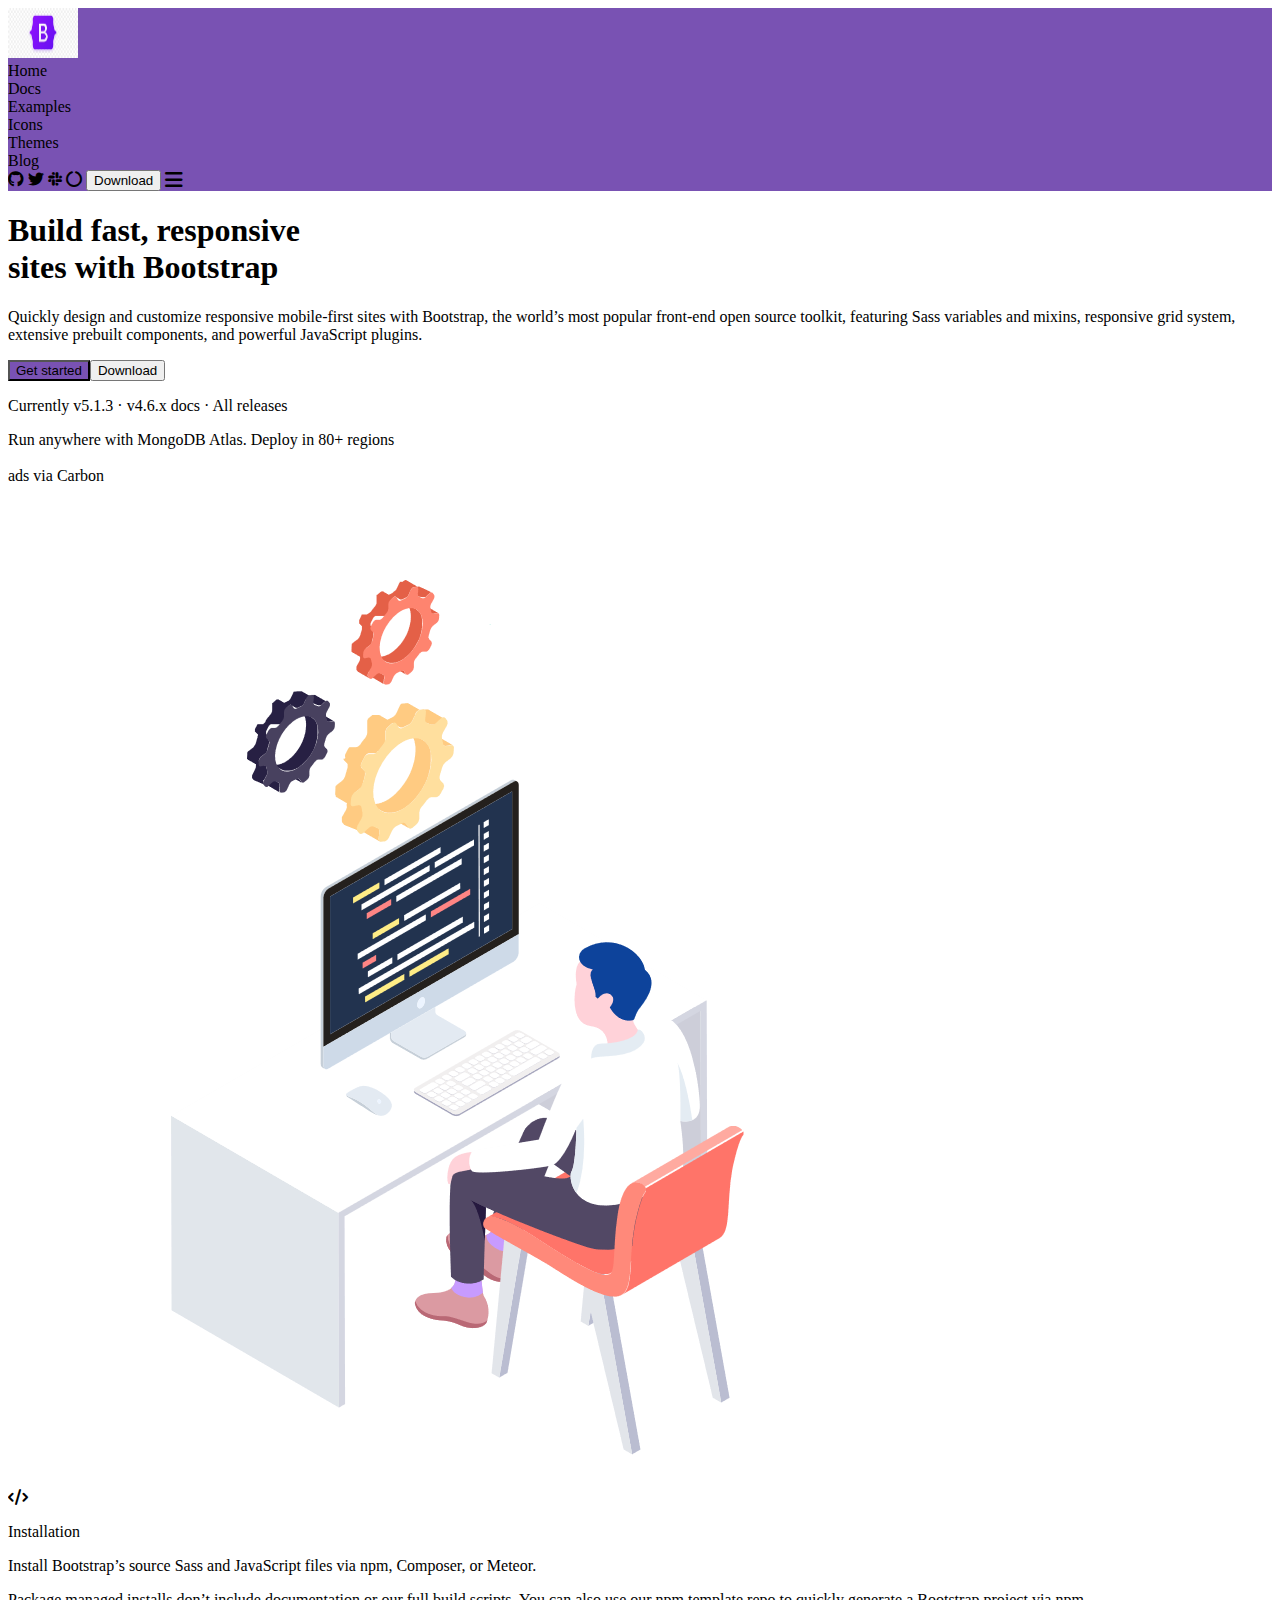
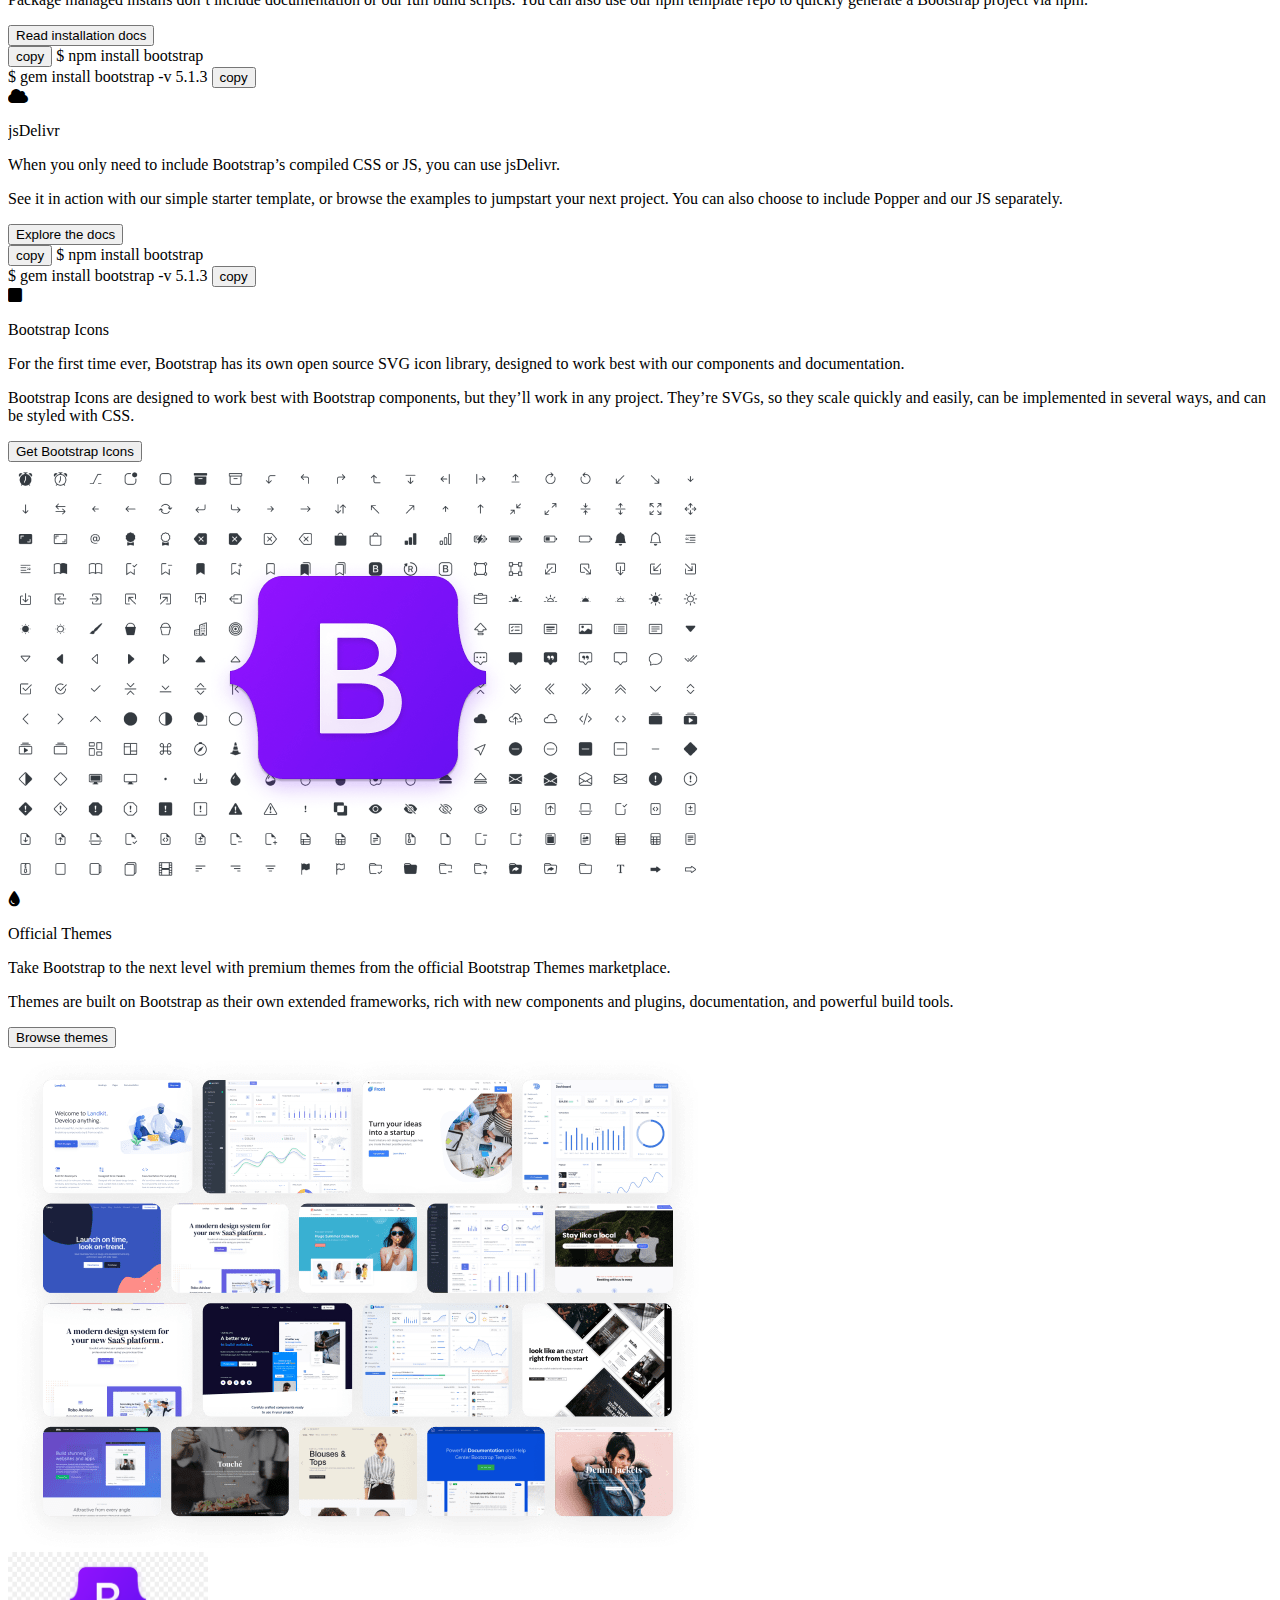
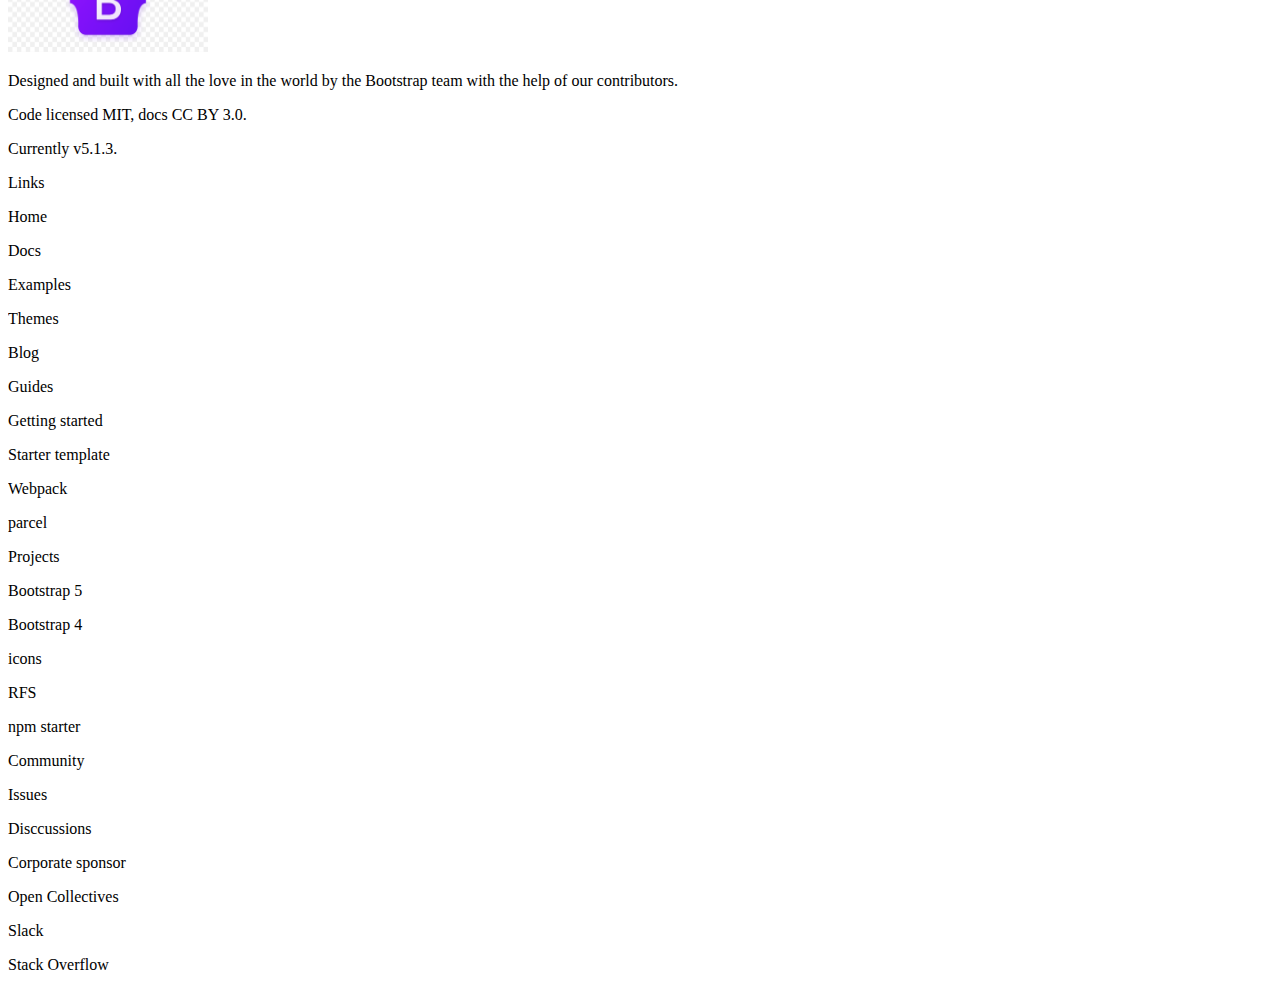
<file: Bootstrap website clone/index.html>
<!DOCTYPE html>
<html lang="en">
<head>
    <meta charset="UTF-8">
    <meta http-equiv="X-UA-Compatible" content="IE=edge">
    <meta name="viewport" content="width=device-width, initial-scale=1.0">
    <link href="https://cdn.jsdelivr.net/npm/bootstrap@5.0.2/dist/css/bootstrap.min.css" rel="stylesheet" integrity="sha384-EVSTQN3/azprG1Anm3QDgpJLIm9Nao0Yz1ztcQTwFspd3yD65VohhpuuCOmLASjC" crossorigin="anonymous">
    <link rel="stylesheet" href="https://cdnjs.cloudflare.com/ajax/libs/font-awesome/6.0.0/css/all.min.css" integrity="sha512-9usAa10IRO0HhonpyAIVpjrylPvoDwiPUiKdWk5t3PyolY1cOd4DSE0Ga+ri4AuTroPR5aQvXU9xC6qOPnzFeg==" crossorigin="anonymous" referrerpolicy="no-referrer" />
    <title>Bootstrap homepage clone</title>

</head>
<body>
    <div class="container-fluid bg-white p-0 m-0" style="overflow-x: hidden;" > 
        <div class="d-flex justify-content-between align-items-center pt-3 pb-3 px-5 text-white" style="background-color: rgb(121, 82, 179);" >
            <div class="d-flex justify-content-between align-items-center mg-0">
                <img src="3801770-middle.png" class="p-1" alt="" height="50px" width="70px">
                <div class="p-2 d-none d-md-block">Home</div>
                <div class="p-2 d-none d-md-block">Docs</div>
                <div class="p-2 d-none d-md-block">Examples</div>
                <div class="p-2 d-none d-md-block">Icons</div>
                <div class="p-2 d-none d-md-block">Themes</div>
                <div class="p-2 d-none d-md-block">Blog</div>
            </div>
            <div class="d-flex justify-content-between align-items-center pl-2">
                <i class="fab fa-github p-2 d-none d-md-block"></i>
                <i class="fab fa-twitter p-2 d-none d-md-block"></i>
                <i class="fab fa-slack p-2 d-none d-md-block"></i>
                <i class="fa fa-circle-notch p-2 d-none d-md-block"></i>
                <button type="button" class="btn btn-outline-warning m-2 d-none d-md-block">Download</button>
                <i class="fa fa-bars fa-lg p-2 d-md-none"></i>
            </div>
        </div>
        <div class="row pt-5 px-5 text-center text-lg-start">
            <div class="col-lg-8 p-5 hero">
               <h1 class="fs-1">Build fast, responsive <br> sites with Bootstrap</h1>
               <p class="fs-3">Quickly design and customize responsive mobile-first sites with Bootstrap, the world’s most popular front-end open source toolkit, featuring Sass variables and mixins, responsive grid system, extensive prebuilt components, and powerful JavaScript plugins.</p>
               <button class="btn btn-primary active btn-lg " style="background-color: rgb(121, 82, 179);">Get started</button><button class="btn btn-lg btn-outline-secondary m-3">Download</button>
               <p>Currently v5.1.3 · v4.6.x docs · All releases</p>
               <div class="btn text-align-right bg-secondary " disable>Run anywhere with MongoDB Atlas. Deploy in 80+ regions <br><br>ads via Carbon</div>
             </div>
            <div class="col-lg-4">
                <img src="illustration.png" class="img-fluid" alt="">
            </div>
        </div>
        <div class="row pt-3 px-5 text-center text-lg-start">
            <div class="col-lg-5 p-5">
                <i class="btn btn-success btn-lg text-light fa fa-code"></i>
                <p class="fs-1 fw-1">Installation</p>
                <p class="fs-4">Install Bootstrap’s source Sass and JavaScript files via npm, Composer, or Meteor.</p>
                <p>Package managed installs don’t include documentation or our full build scripts. You can also use our npm template repo to quickly generate a Bootstrap project via npm.</p>
                <button class="btn btn-lg btn-outline-primary">Read installation docs</button>
            </div>
            <div class="col-lg-7">
                <div class="bg-light m-5 p-4">
                    <button class="btn btn-outline-primary r-0">copy</button>
                    $ npm install bootstrap

                </div>
                <div class="bg-light p-4 m-5">
                    $ gem install bootstrap -v 5.1.3
                    <button class="btn btn-outline-primary r-0">copy</button>
                </div>
            </div>
        </div>
        <div class="row pt-3 px-5 text-center text-lg-start">
            <div class="col-lg-5 p-5">
                <i class="btn btn-success btn-lg text-light fa fa-cloud"></i>
                <p class="fs-1 fw-1">jsDelivr</p>
                <p class="fs-4">When you only need to include Bootstrap’s compiled CSS or JS, you can use jsDelivr.</p>
                <p>See it in action with our simple starter template, or browse the examples to jumpstart your next project. You can also choose to include Popper and our JS separately.</p>
                <button class="btn btn-lg btn-outline-primary">Explore the docs</button>
            </div>
            <div class="col-lg-7">
                <div class="bg-light m-5 p-4">
                    <button class="btn btn-outline-primary r-0">copy</button>
                    $ npm install bootstrap

                </div>
                <div class="bg-light p-4 m-5">
                    $ gem install bootstrap -v 5.1.3
                    <button class="btn btn-outline-primary r-0">copy</button>
                    
                </div>
            </div>
        </div>
        <div class="row pt-3 px-5 text-center text-lg-start">
            <div class="col-lg-5 p-5">
                <i class="btn btn-success btn-lg text-light fa fa-square"></i>
                <p class="fs-1 fw-1">Bootstrap Icons</p>
                <p class="fs-4">For the first time ever, Bootstrap has its own open source SVG icon library, designed to work best with our components and documentation.</p>
                <p>Bootstrap Icons are designed to work best with Bootstrap components, but they’ll work in any project. They’re SVGs, so they scale quickly and easily, can be implemented in several ways, and can be styled with CSS.</p>
                <button class="btn btn-lg btn-outline-primary">Get Bootstrap Icons</button>
            </div>
            <div class="col-lg-7 p-5">
                <img src="bootstrap-icons.png" class="img-fluid" alt="">
            </div>
        </div>
        <div class="row p-5 text-center text-lg-start">
            <div class="col-lg-5 p-5">
                <i class="btn btn-danger btn-lg text-light fa fa-tint"></i>
                <p class="fs-1 fw-1">Official Themes</p>
                <p class="fs-4">Take Bootstrap to the next level with premium themes from the official Bootstrap Themes marketplace.</p>
                <p>Themes are built on Bootstrap as their own extended frameworks, rich with new components and plugins, documentation, and powerful build tools.</p>
                <button class="btn btn-lg btn-outline-primary">Browse themes</button>
            </div>
            <div class="col-lg-7 p-5 ">
                <img src="bootstrap-themes.png" class="img-fluid" alt="">
            </div>
        </div>
        <footer class="p-5 m-0 bg-light text-center text-lg-start">
            <div class="row p-5 bg-light ">
                <div class="col-lg-4">
                    <img src="3801770-middle.png" alt="" width="200px" height="100px">
                    <P>Designed and built with all the love in the world by the Bootstrap team with the help of our contributors.</P>
                    <P>Code licensed MIT, docs CC BY 3.0.</P>
                    <P>Currently v5.1.3.</P>
                </div>
                <div class="col-6 col-lg-2">
                    <p class="h5">Links</p>
                    <p>Home</p>
                    <p>Docs</p>
                    <p>Examples</p>
                    <p>Themes</p>
                    <p>Blog</p>
                </div>
                <div class="col-6 col-lg-2">
                    <p class="h5">Guides</p>
                    <p>Getting started</p>
                    <p>Starter template</p>
                    <p>Webpack</p>
                    <p>parcel</p>
                </div>
                <div class="col-6 col-lg-2">
                    <p class="h5">Projects</p>
                    <p>Bootstrap 5</p>
                    <p>Bootstrap 4</p>
                    <p>icons</p>
                    <p>RFS</p>
                    <p>npm starter</p>
                </div>
                <div class="col-6 col-lg-2">
                    <p class="h5">Community</p>
                    <p>Issues</p>
                    <p>Disccussions</p>
                    <p>Corporate sponsor</p>
                    <p>Open Collectives</p>
                    <p>Slack</p>
                    <p>Stack Overflow</p>
                </div>
            </div>
        </footer>
    </div>
</body>
</html>
</file>
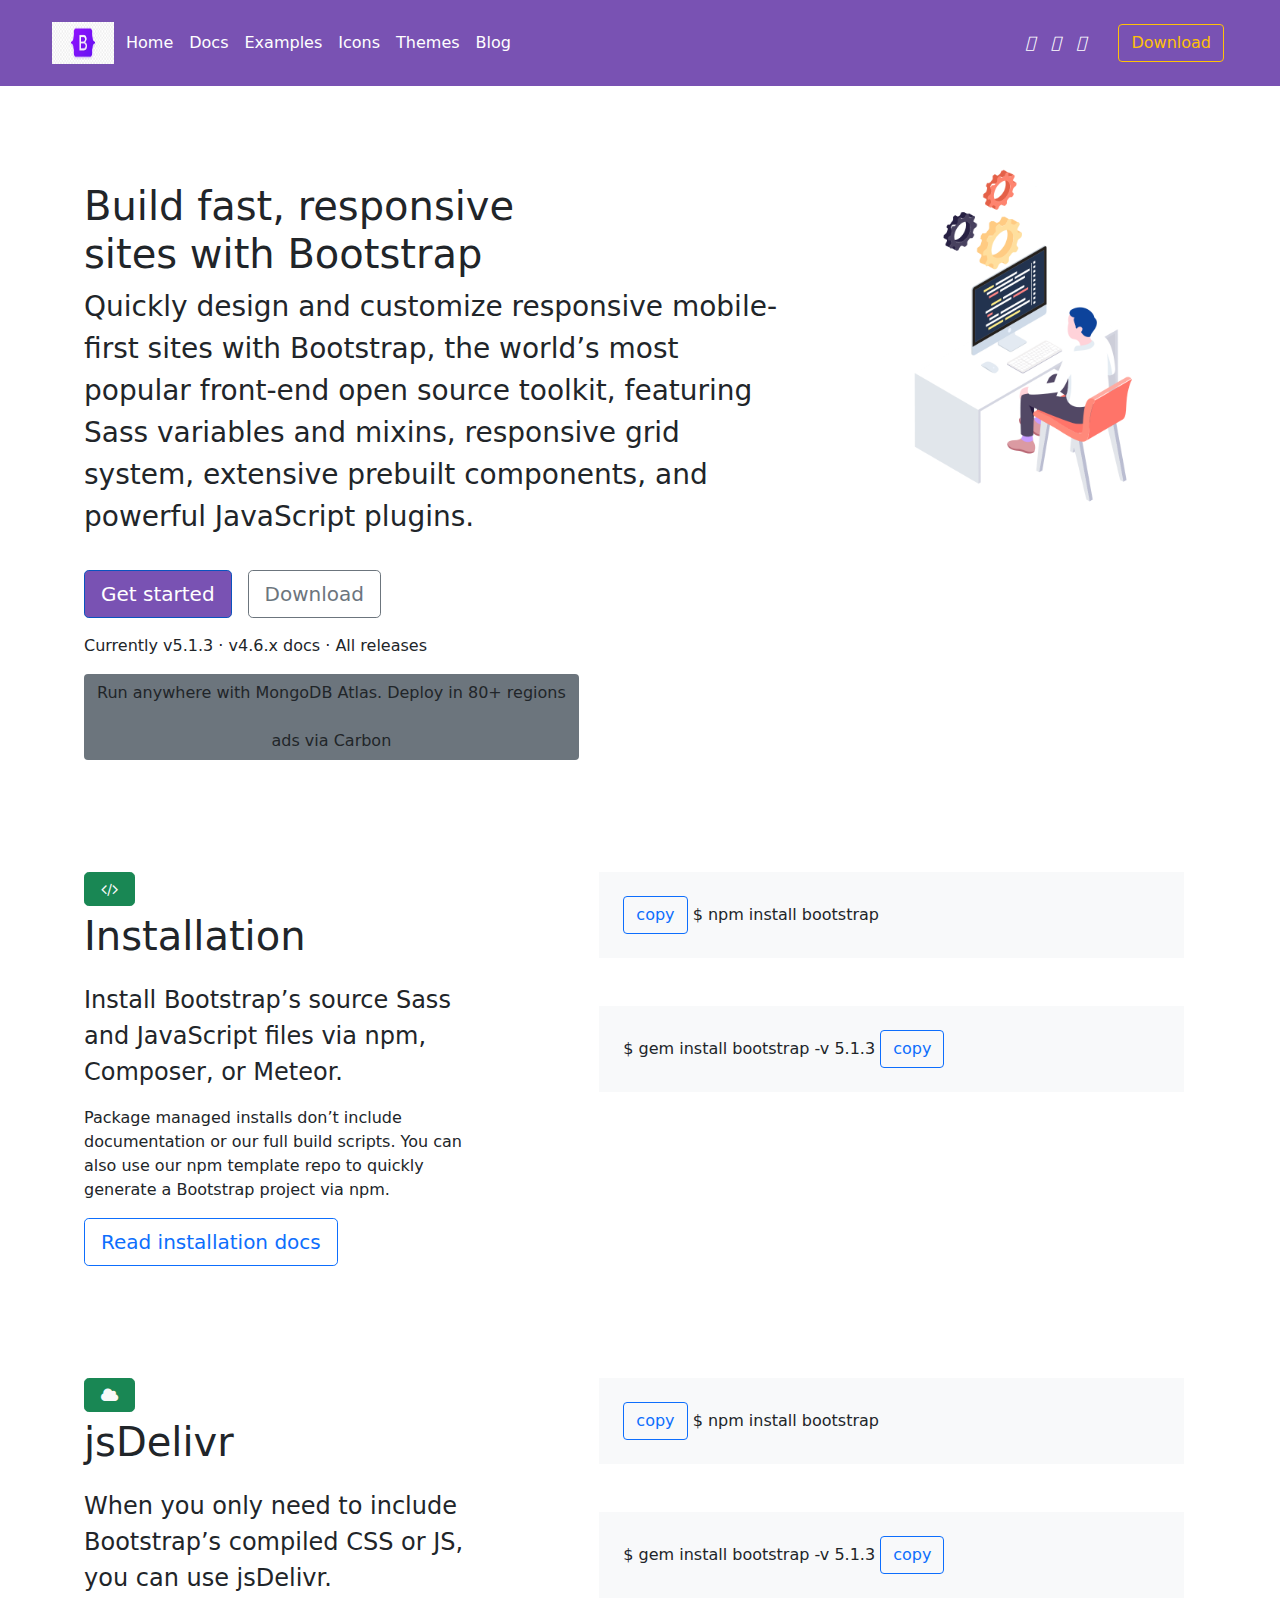
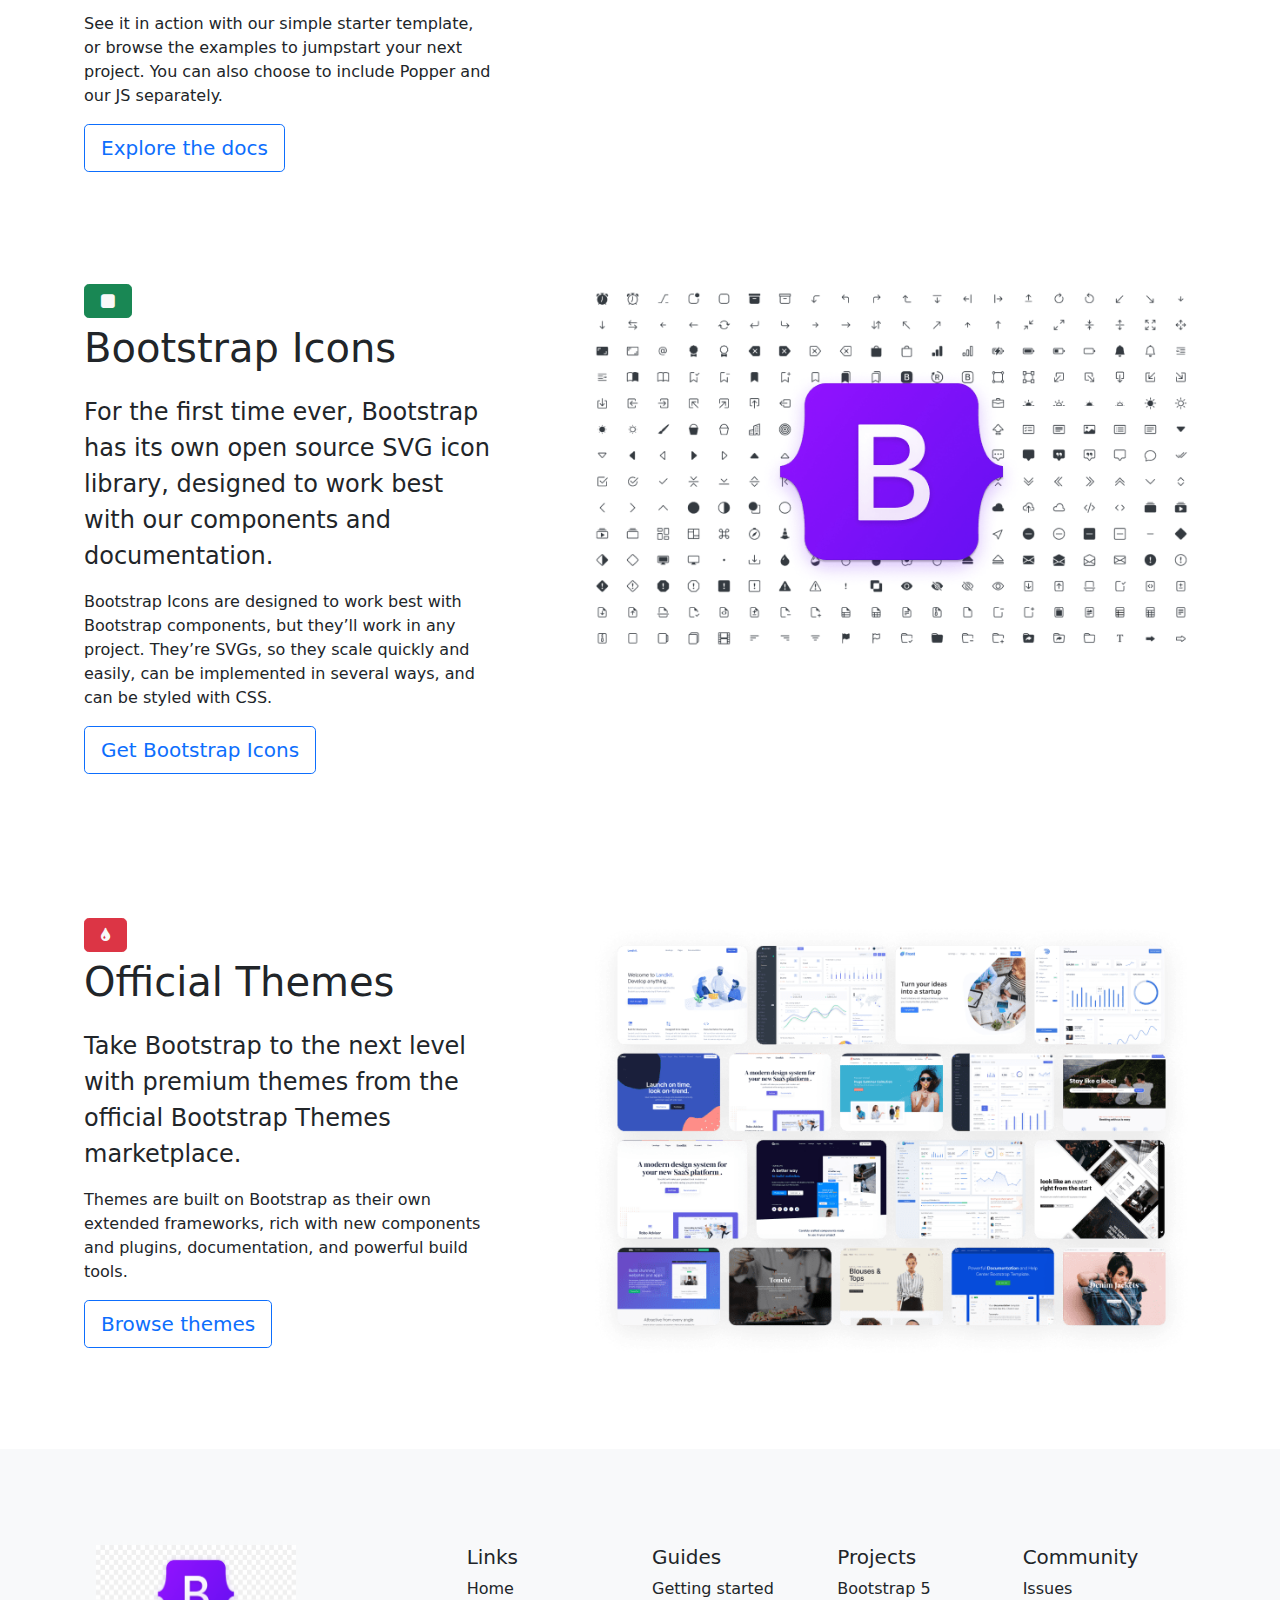
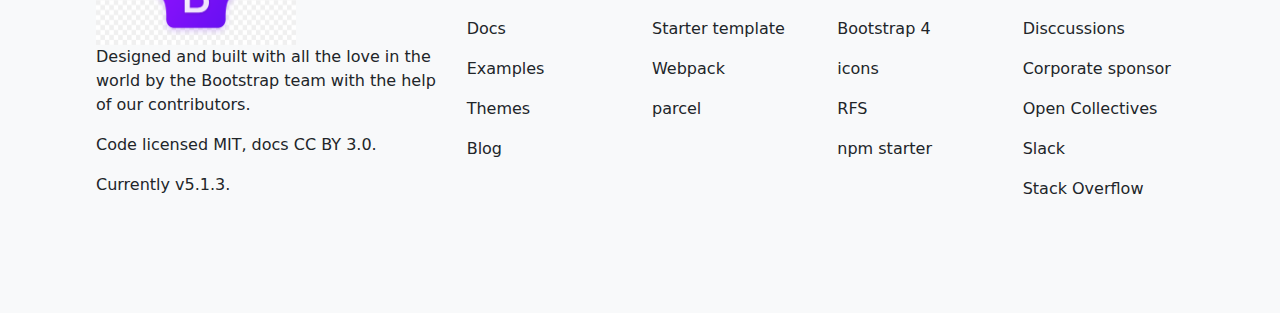
<file: new/index.html>
<!DOCTYPE html>
<html lang="en">
<head>
    <meta charset="UTF-8">
    <meta http-equiv="X-UA-Compatible" content="IE=edge">
    <meta name="viewport" content="width=device-width, initial-scale=1.0">
    <link rel="stylesheet" href="css/bootstrap.min.css">
    <link rel="stylesheet" href="css/bootstrap-grid.css">
    <link href="https://stackpath.bootstrapcdn.com/font-awesome/4.7.0/css/font-awesome.min.css" rel="stylesheet"
      integrity="sha384-wvfXpqpZZVQGK6TAh5PVlGOfQNHSoD2xbE+QkPxCAFlNEevoEH3Sl0sibVcOQVnN"
      crossorigin="anonymous"/>
    <title>Document</title>

</head>
<body>
    <div class="container-fluid bg-white p-0 m-0" style="overflow-x: hidden;" > 
        <div class="d-flex justify-content-between align-items-center pt-3 pb-3 px-5 text-white" style="background-color: rgb(121, 82, 179);" >
            <div class="d-flex justify-content-between align-items-center mg-0">
                <img src="3801770-middle.png" class="p-1" alt="" height="50px" width="70px">
                <div class="p-2 d-none d-md-block">Home</div>
                <div class="p-2 d-none d-md-block">Docs</div>
                <div class="p-2 d-none d-md-block">Examples</div>
                <div class="p-2 d-none d-md-block">Icons</div>
                <div class="p-2 d-none d-md-block">Themes</div>
                <div class="p-2 d-none d-md-block">Blog</div>
            </div>
            <div class="d-flex justify-content-between align-items-center pl-2">
                <i class="fab fa-github p-2 d-none d-md-block"></i>
                <i class="fab fa-twitter p-2 d-none d-md-block"></i>
                <i class="fab fa-slack p-2 d-none d-md-block"></i>
                <i class="fa fa-circle-notch p-2 d-none d-md-block"></i>
                <button type="button" class="btn btn-outline-warning m-2 d-none d-md-block">Download</button>
                <i class="fa fa-bars fa-lg p-2 d-md-none"></i>
            </div>
        </div>
        <div class="row pt-5 px-5 text-center text-lg-start">
            <div class="col-lg-8 p-5 hero">
               <h1 class="fs-1">Build fast, responsive <br> sites with Bootstrap</h1>
               <p class="fs-3">Quickly design and customize responsive mobile-first sites with Bootstrap, the world’s most popular front-end open source toolkit, featuring Sass variables and mixins, responsive grid system, extensive prebuilt components, and powerful JavaScript plugins.</p>
               <button class="btn btn-primary active btn-lg " style="background-color: rgb(121, 82, 179);">Get started</button><button class="btn btn-lg btn-outline-secondary m-3">Download</button>
               <p>Currently v5.1.3 · v4.6.x docs · All releases</p>
               <div class="btn text-align-right bg-secondary " disable>Run anywhere with MongoDB Atlas. Deploy in 80+ regions <br><br>ads via Carbon</div>
             </div>
            <div class="col-lg-4">
                <img src="illustration.png" class="img-fluid" alt="">
            </div>
        </div>
        <div class="row pt-3 px-5 text-center text-lg-start">
            <div class="col-lg-5 p-5">
                <i class="btn btn-success btn-lg text-light fa fa-code"></i>
                <p class="fs-1 fw-1">Installation</p>
                <p class="fs-4">Install Bootstrap’s source Sass and JavaScript files via npm, Composer, or Meteor.</p>
                <p>Package managed installs don’t include documentation or our full build scripts. You can also use our npm template repo to quickly generate a Bootstrap project via npm.</p>
                <button class="btn btn-lg btn-outline-primary">Read installation docs</button>
            </div>
            <div class="col-lg-7">
                <div class="bg-light m-5 p-4">
                    <button class="btn btn-outline-primary r-0">copy</button>
                    $ npm install bootstrap

                </div>
                <div class="bg-light p-4 m-5">
                    $ gem install bootstrap -v 5.1.3
                    <button class="btn btn-outline-primary r-0">copy</button>
                </div>
            </div>
        </div>
        <div class="row pt-3 px-5 text-center text-lg-start">
            <div class="col-lg-5 p-5">
                <i class="btn btn-success btn-lg text-light fa fa-cloud"></i>
                <p class="fs-1 fw-1">jsDelivr</p>
                <p class="fs-4">When you only need to include Bootstrap’s compiled CSS or JS, you can use jsDelivr.</p>
                <p>See it in action with our simple starter template, or browse the examples to jumpstart your next project. You can also choose to include Popper and our JS separately.</p>
                <button class="btn btn-lg btn-outline-primary">Explore the docs</button>
            </div>
            <div class="col-lg-7">
                <div class="bg-light m-5 p-4">
                    <button class="btn btn-outline-primary r-0">copy</button>
                    $ npm install bootstrap

                </div>
                <div class="bg-light p-4 m-5">
                    $ gem install bootstrap -v 5.1.3
                    <button class="btn btn-outline-primary r-0">copy</button>
                    
                </div>
            </div>
        </div>
        <div class="row pt-3 px-5 text-center text-lg-start">
            <div class="col-lg-5 p-5">
                <i class="btn btn-success btn-lg text-light fa fa-square"></i>
                <p class="fs-1 fw-1">Bootstrap Icons</p>
                <p class="fs-4">For the first time ever, Bootstrap has its own open source SVG icon library, designed to work best with our components and documentation.</p>
                <p>Bootstrap Icons are designed to work best with Bootstrap components, but they’ll work in any project. They’re SVGs, so they scale quickly and easily, can be implemented in several ways, and can be styled with CSS.</p>
                <button class="btn btn-lg btn-outline-primary">Get Bootstrap Icons</button>
            </div>
            <div class="col-lg-7 p-5">
                <img src="bootstrap-icons.png" class="img-fluid" alt="">
            </div>
        </div>
        <div class="row p-5 text-center text-lg-start">
            <div class="col-lg-5 p-5">
                <i class="btn btn-danger btn-lg text-light fa fa-tint"></i>
                <p class="fs-1 fw-1">Official Themes</p>
                <p class="fs-4">Take Bootstrap to the next level with premium themes from the official Bootstrap Themes marketplace.</p>
                <p>Themes are built on Bootstrap as their own extended frameworks, rich with new components and plugins, documentation, and powerful build tools.</p>
                <button class="btn btn-lg btn-outline-primary">Browse themes</button>
            </div>
            <div class="col-lg-7 p-5 ">
                <img src="bootstrap-themes.png" class="img-fluid" alt="">
            </div>
        </div>
        <footer class="p-5 m-0 bg-light text-center text-lg-start">
            <div class="row p-5 bg-light ">
                <div class="col-lg-4">
                    <img src="3801770-middle.png" alt="" width="200px" height="100px">
                    <P>Designed and built with all the love in the world by the Bootstrap team with the help of our contributors.</P>
                    <P>Code licensed MIT, docs CC BY 3.0.</P>
                    <P>Currently v5.1.3.</P>
                </div>
                <div class="col-6 col-lg-2">
                    <p class="h5">Links</p>
                    <p>Home</p>
                    <p>Docs</p>
                    <p>Examples</p>
                    <p>Themes</p>
                    <p>Blog</p>
                </div>
                <div class="col-6 col-lg-2">
                    <p class="h5">Guides</p>
                    <p>Getting started</p>
                    <p>Starter template</p>
                    <p>Webpack</p>
                    <p>parcel</p>
                </div>
                <div class="col-6 col-lg-2">
                    <p class="h5">Projects</p>
                    <p>Bootstrap 5</p>
                    <p>Bootstrap 4</p>
                    <p>icons</p>
                    <p>RFS</p>
                    <p>npm starter</p>
                </div>
                <div class="col-6 col-lg-2">
                    <p class="h5">Community</p>
                    <p>Issues</p>
                    <p>Disccussions</p>
                    <p>Corporate sponsor</p>
                    <p>Open Collectives</p>
                    <p>Slack</p>
                    <p>Stack Overflow</p>
                </div>
            </div>
        </footer>
    </div>
</body>
</html>
</file>
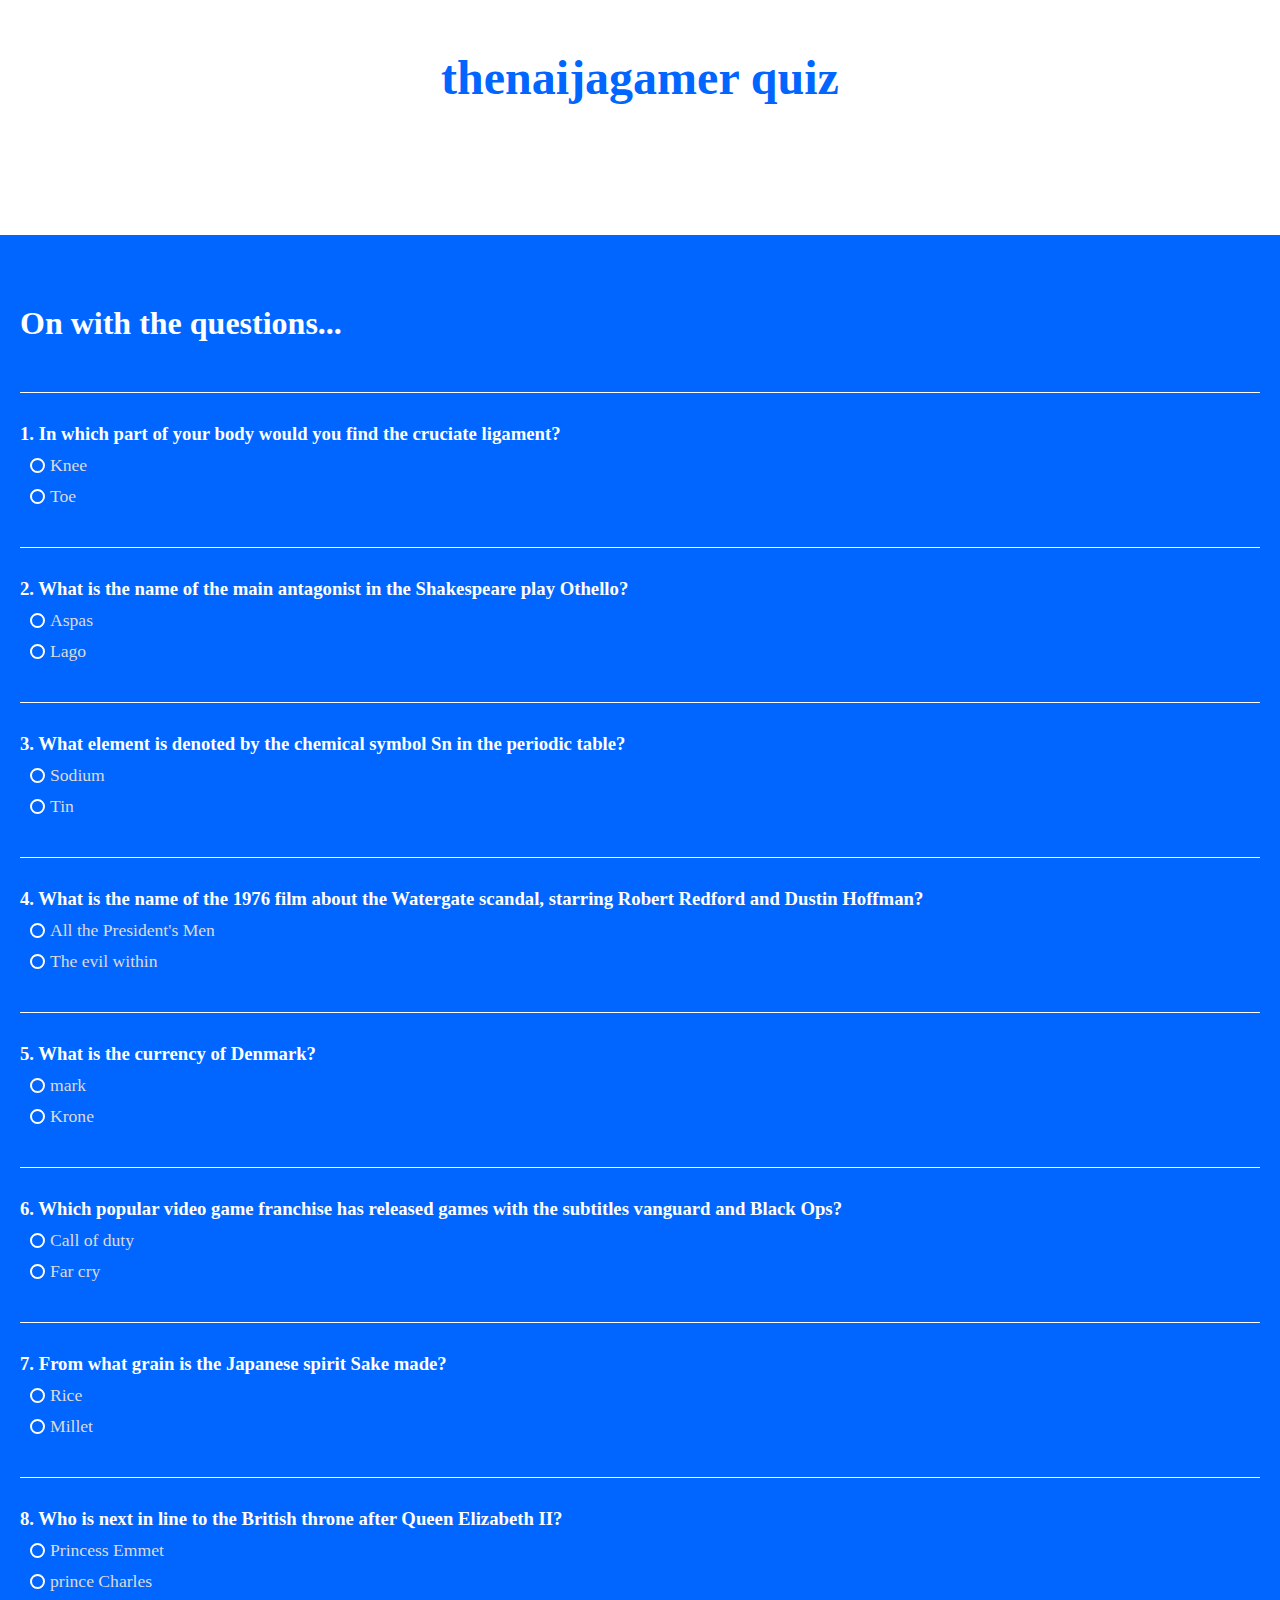
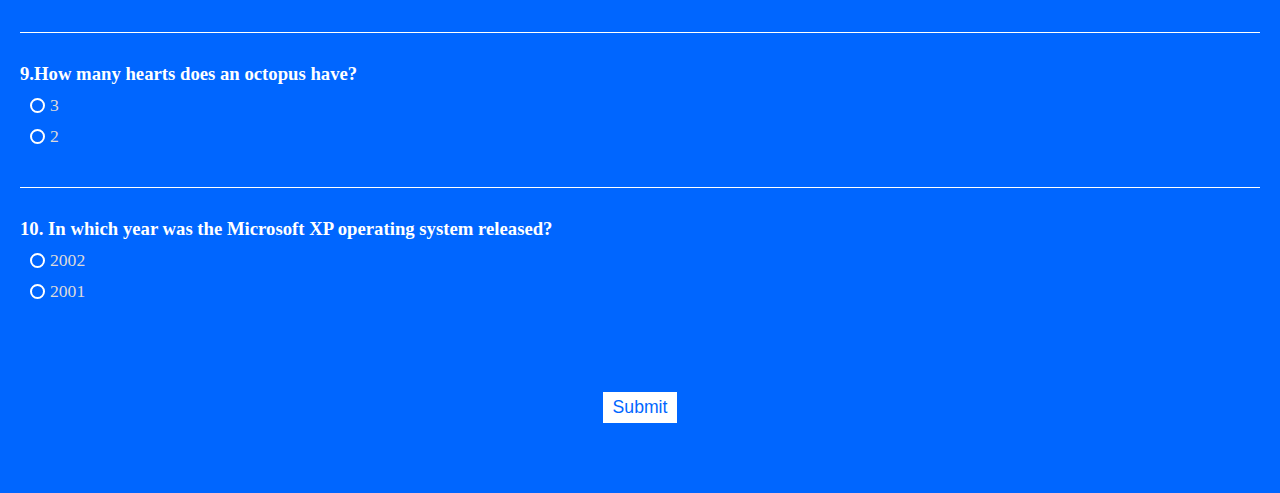
<file: quiz/index.html>
<!DOCTYPE html>
<html lang="en">
<head>
  <meta charset="UTF-8">
  <meta http-equiv="X-UA-Compatible" content="IE=edge">
  <meta name="viewport" content="width=device-width, initial-scale=1.0">
  <link rel="stylesheet" href="style.css">
  <title>Quiz app</title>
</head>
<body>
  <div id="header">
    <h1 id="header-name">thenaijagamer quiz</h1>
  </div>
  <form id="questions-container">
    <h1 id="questions-container-header">On with the questions...</h1>
    <div class="questions">
      <h3>1. In which part of your body would you find the cruciate ligament?</h3>
      <p class="option"><input type="radio" name="q1" value="a" class="correct"><span class="span">Knee</span></p>
      <p class="option"><input type="radio" name="q1" value="b"><span class="span">Toe</span></p>
    </div>
    <div class="questions">
      <h3>2. What is the name of the main antagonist in the Shakespeare play Othello?</h3>
      <p class="option"><input type="radio" name="q2" value="a"><span class="span">Aspas</span></p>
      <p class="option"><input type="radio" name="q2" value="b" class="correct"><span class="span">Lago</span></p>
    </div>
    <div class="questions">
      <h3>3. What element is denoted by the chemical symbol Sn in the periodic table?</h3>
      <p class="option"><input type="radio" name="q3" value="a"><span class="span">Sodium</span></p>
      <p class="option"><input type="radio" name="q3" value="b" class="correct"><span class="span">Tin</span></p>
    </div>
    <div class="questions">
      <h3>4. What is the name of the 1976 film about the Watergate scandal, starring Robert Redford and Dustin Hoffman?</h3>
      <p class="option"><input type="radio" name="q4" value="a" class="correct"><span class="span">All the President's Men</span></p>
      <p class="option"><input type="radio" name="q4" value="b"><span class="span">The evil within</span></p>
    </div>
    <div class="questions">
      <h3>5. What is the currency of Denmark?</h3>
      <p class="option"><input type="radio" name="q5" value="a" class="correct"><span class="span">mark</span></p>
      <p class="option"><input type="radio" name="q5" value="b"><span class="span">Krone</span></p>
    </div>
    <div class="questions">
      <h3>6. Which popular video game franchise has released games with the subtitles vanguard and Black Ops?</h3>
      <p class="option"><input type="radio" name="q6" value="a" class="correct"><span class="span">Call of duty</span></p>
      <p class="option"><input type="radio" name="q6" value="b"><span class="span">Far cry</span></p>
    </div>
    <div class="questions">
      <h3>7. From what grain is the Japanese spirit Sake made?</h3>
      <p class="option"><input type="radio" name="q7" value="a" class="correct"><span class="span">Rice</span></p>
      <p class="option"><input type="radio" name="q7" value="b"><span class="span">Millet</span></p>
    </div>
    <div class="questions">
      <h3>8. Who is next in line to the British throne after Queen Elizabeth II?</h3>
      <p class="option"><input type="radio" name="q8" value="a" class="correct"><span class="span">Princess Emmet</span></p>
      <p class="option"><input type="radio" name="q8" value="b"><span class="span">prince Charles</span></p>
    </div>
    <div class="questions">
      <h3>9.How many hearts does an octopus have?</h3>
      <p class="option"><input type="radio" name="q9" value="a" class="correct"><span class="span">3</span></p>
      <p class="option"><input type="radio" name="q9" value="b"><span class="span">2</span></p>
    </div>
    <div class="questions">
      <h3>10. In which year was the Microsoft XP operating system released?</h3>
      <p class="option"><input type="radio" name="q10" value="a" class="correct"><span class="span">2002</span></p>
      <p class="option"><input type="radio" name="q10" value="b"><span class="span">2001</span></p>
    </div>
    <div id="submit">
      <input type="submit">
    </div>
  </form>
  <script src="app.js"></script>
</body>
</html>
</file>
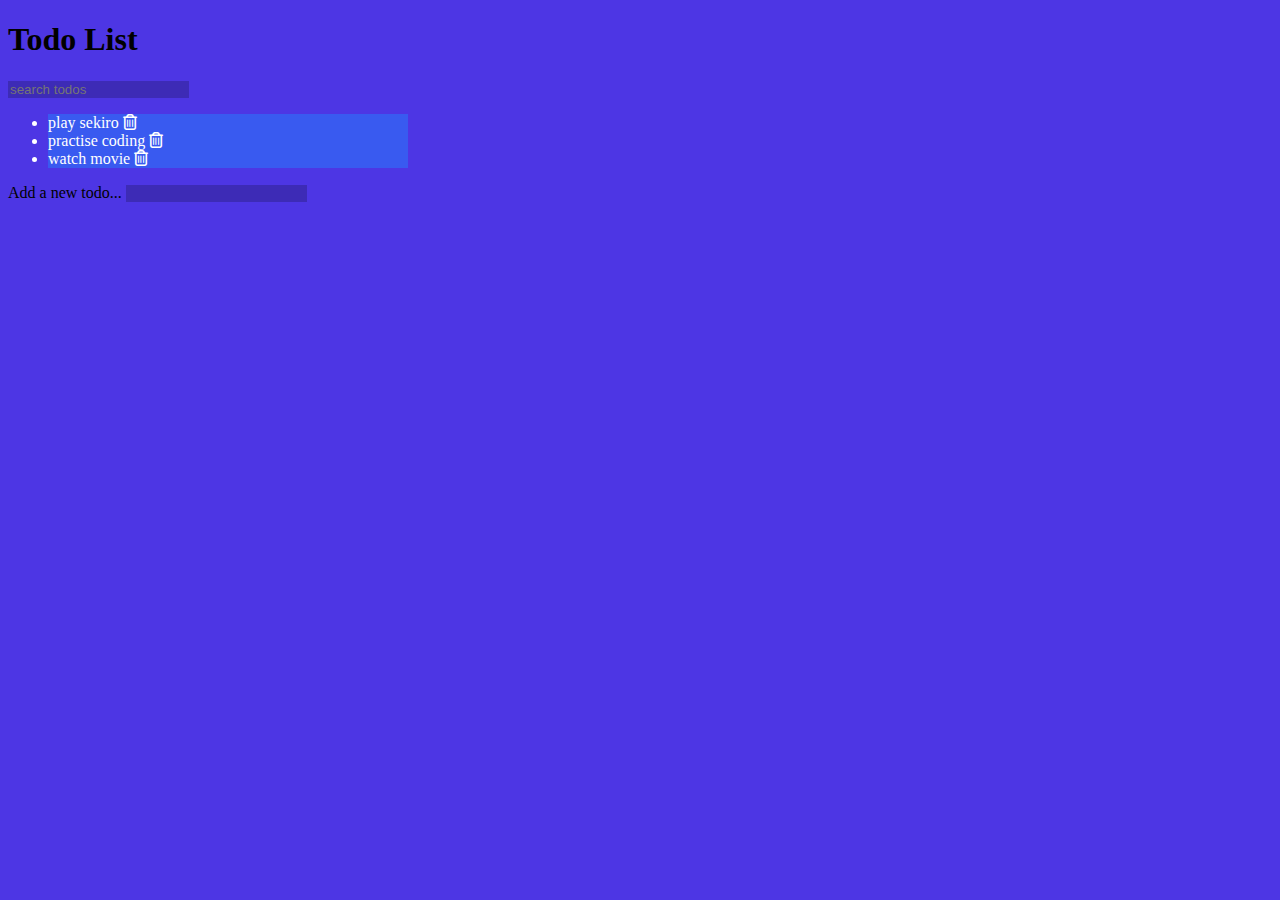
<file: todo/index.html>
<!DOCTYPE html>
<html lang="en">
<head>
  <meta charset="UTF-8">
  <meta http-equiv="X-UA-Compatible" content="IE=edge">
  <meta name="viewport" content="width=device-width, initial-scale=1.0">
  <link href="https://cdn.jsdelivr.net/npm/bootstrap@5.0.2/dist/css/bootstrap.min.css" rel="stylesheet" integrity="sha384-EVSTQN3/azprG1Anm3QDgpJLIm9Nao0Yz1ztcQTwFspd3yD65VohhpuuCOmLASjC" crossorigin="anonymous">
  <link rel="stylesheet" href="https://cdnjs.cloudflare.com/ajax/libs/font-awesome/6.0.0/css/all.min.css" integrity="sha512-9usAa10IRO0HhonpyAIVpjrylPvoDwiPUiKdWk5t3PyolY1cOd4DSE0Ga+ri4AuTroPR5aQvXU9xC6qOPnzFeg==" crossorigin="anonymous" referrerpolicy="no-referrer" />
  <link rel="stylesheet" href="style.css">
  <title>To-Do</title>
</head>
<body>
  <div class="container">
    <div class="text-center text-light my-4">
      <h1 class="mb-4">Todo List</h1>
      <form class="search">
        <input class="form-control m-auto" type="text" name="search" placeholder="search todos">
      </form>
    </div>
    <ul class="mx-auto list-group todos">
      <li class="list-group-item d-flex justify-content-between align-items-center">
        <span>play sekiro</span>
        <i class="far fa-trash-alt delete"></i>
      </li>
      <li class="list-group-item d-flex justify-content-between align-items-center">
        <span>practise coding</span>
        <i class="far fa-trash-alt delete"></i>
      </li>
      <li class="list-group-item d-flex justify-content-between align-items-center">
        <span>watch movie</span>
        <i class="far fa-trash-alt delete"></i>
      </li>
    </ul>
    <form class="add text-center my-4">
      <label class="text-light">Add a new todo...</label>
      <input type="text" class="form-control m-auto" name="add">
    </form>
  </div>
  <script src="todo.js"></script>
</body>
</html>
</file>
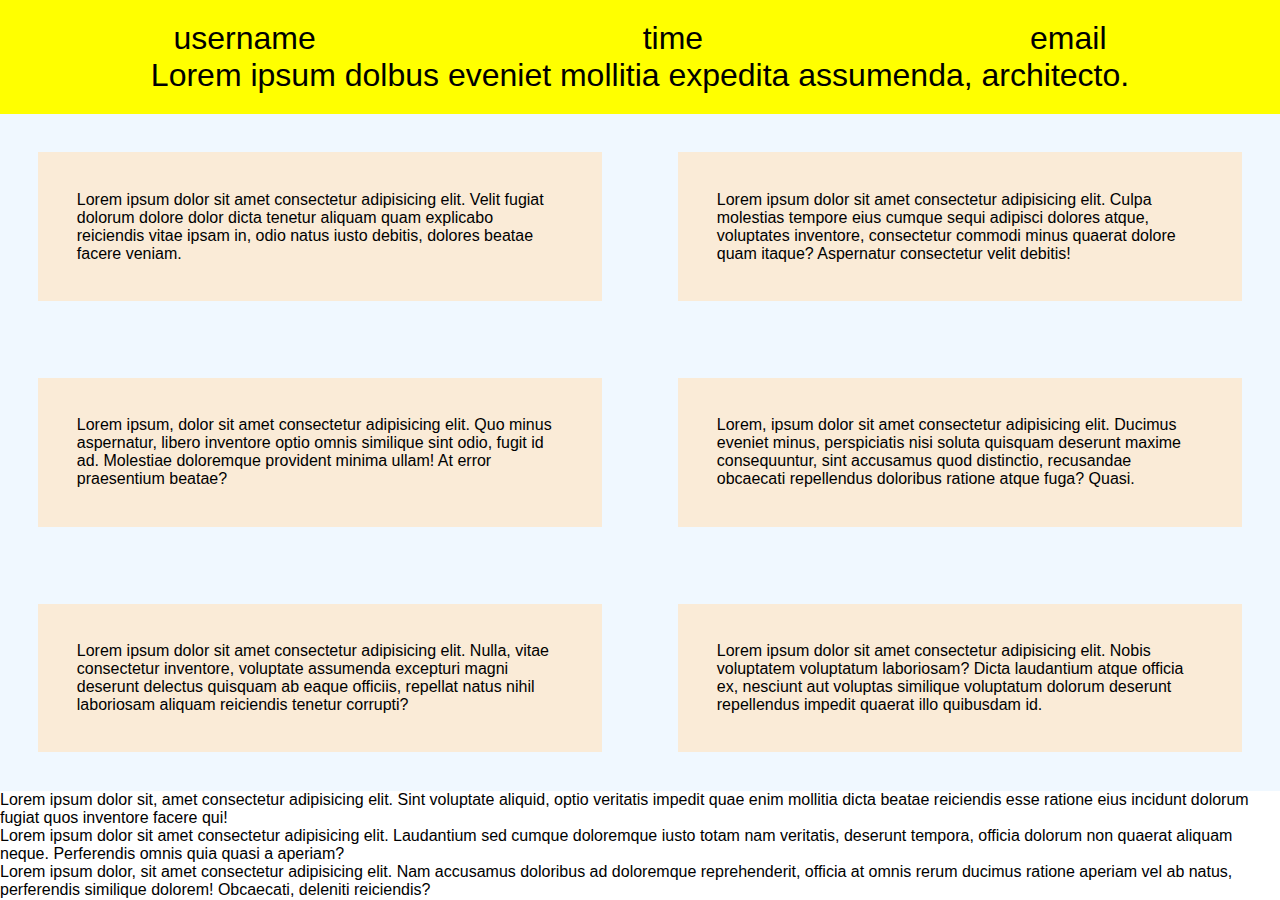
<file: Smokehouse/play.html>
<!DOCTYPE html>
<html lang="en">
<head>
  <meta charset="UTF-8">
  <meta http-equiv="X-UA-Compatible" content="IE=edge">
  <meta name="viewport" content="width=device-width, initial-scale=1.0">
  <title>Document</title>
</head>
<style>
  *
  {
    padding: 0;
    margin: 0;
    box-sizing: border-box;
    font-family: 'Segoe UI', Tahoma, Geneva, Verdana, sans-serif;
  }
  .profile
  {
    display: flex;
    justify-content: space-around;
    align-items: center;
  }
  header
  {
    font-size: 2rem;
    background-color: yellow;
    padding: 20px 10px;
    text-align: center;
  }
  .body
  {
    background-color: aliceblue;
    display: flex;
    flex-wrap: wrap;
  }
  .body section
  {
    background-color: antiquewhite;
    width: 44%;
    margin: 3%;
    padding: 3%;
  }

</style>
<body>
  <div class="container">
    <header>
      <div class="profile">
        <p>username</p>
        <p>time</p>
        <p>email</p>
      </div>
      Lorem ipsum dolbus eveniet mollitia expedita assumenda, architecto.
    </header>
    <div class="body">
      <section>
        Lorem ipsum dolor sit amet consectetur adipisicing elit. Velit fugiat dolorum dolore dolor dicta tenetur aliquam quam explicabo reiciendis vitae ipsam in, odio natus iusto debitis, dolores beatae facere veniam.
      </section>
      <section>
        Lorem ipsum dolor sit amet consectetur adipisicing elit. Culpa molestias tempore eius cumque sequi adipisci dolores atque, voluptates inventore, consectetur commodi minus quaerat dolore quam itaque? Aspernatur consectetur velit debitis!
      </section>
      <section>
        Lorem ipsum, dolor sit amet consectetur adipisicing elit. Quo minus aspernatur, libero inventore optio omnis similique sint odio, fugit id ad. Molestiae doloremque provident minima ullam! At error praesentium beatae?
      </section>
      <section>
        Lorem, ipsum dolor sit amet consectetur adipisicing elit. Ducimus eveniet minus, perspiciatis nisi soluta quisquam deserunt maxime consequuntur, sint accusamus quod distinctio, recusandae obcaecati repellendus doloribus ratione atque fuga? Quasi.
      </section>
      <section>
        Lorem ipsum dolor sit amet consectetur adipisicing elit. Nulla, vitae consectetur inventore, voluptate assumenda excepturi magni deserunt delectus quisquam ab eaque officiis, repellat natus nihil laboriosam aliquam reiciendis tenetur corrupti?
      </section>
      <section>
        Lorem ipsum dolor sit amet consectetur adipisicing elit. Nobis voluptatem voluptatum laboriosam? Dicta laudantium atque officia ex, nesciunt aut voluptas similique voluptatum dolorum deserunt repellendus impedit quaerat illo quibusdam id.
      </section>
    </div>
    <aside>
      <div>
        Lorem ipsum dolor sit, amet consectetur adipisicing elit. Sint voluptate aliquid, optio veritatis impedit quae enim mollitia dicta beatae reiciendis esse ratione eius incidunt dolorum fugiat quos inventore facere qui!
      </div>
      <div>
        Lorem ipsum dolor sit amet consectetur adipisicing elit. Laudantium sed cumque doloremque iusto totam nam veritatis, deserunt tempora, officia dolorum non quaerat aliquam neque. Perferendis omnis quia quasi a aperiam?
      </div>
    </aside>
  </div>
  <footer>
      Lorem ipsum dolor, sit amet consectetur adipisicing elit. Nam accusamus doloribus ad doloremque reprehenderit, officia at omnis rerum ducimus ratione aperiam vel ab natus, perferendis similique dolorem! Obcaecati, deleniti reiciendis?
    </footer>
</body>
</html>
</file>
<file: quiz/style.css>
*
{
  margin: 0;
  padding: 0;
  box-sizing: border-box;
}
#header
{
  text-align: center;
  color: rgb(0, 102, 255);
  overflow-x: hidden;
  padding: 0 5px;
}
#header-name
{
  font-size: 3rem;
  padding: 50px 0;
}
.score-value
{
  padding: 40px 0;
  color: black;
  font-size: 1.1rem;
}
.big
{
  color: rgb(0, 102, 255);
  font-size: 3rem;
}
#questions-container
{
  overflow-x: hidden;
  padding: 20px;
  background-color: rgb(0, 102, 255);
  color: white;
}
#questions-container-header
{
  margin: 50px 0;
}
.questions
{
  margin-bottom: 40px;
  border-top: solid white 1px;
  padding-top: 30px;
}
.option
{
  margin: 10px;
  font-size: 1.1rem;
  color: #dddada;
  display: flex;
  align-items: center;
}
.option input[type="radio"]
{
  /* remove standard background appearance... */
  appearance: none;
  /* create custom radio button appearance */
  display: inline-block;
  width: 15px;
  height: 15px;  
  padding: 1px;
  background-clip: content-box;
  border: 2px solid #ffffff;
  border-radius: 50%;
}
.option input[type="radio"]:checked
{
  background-color: rgb(255, 255, 255);
}
.span
{
  margin-left: 5px;
}
#submit
{
  
  text-align: center;
}
#submit input:hover
{
  background-color: hsl(0, 0%, 90%);
}
#submit input
{
  margin: 50px 0;
  padding: 5px 10px;
  border: 0;
  font-size: 1.1rem;
  color: rgb(0, 102, 255);
  cursor: pointer;
  background-color: hsl(0, 0%, 100%);
}


@media(max-width: 400px)
{
  #header-name
  {
  font-size: 2rem !important;
  }
}
</file>
<file: todo/style.css>
body
{
  background-color: #4d36e4;
}
.container
{
  max-width: 400px;
}
input[type=text],input[type=text]:focus
{
  color: rgb(250, 250, 250);
  border: none;
  background: rgba(0, 0, 0, 0.2);
  max-width: 400px;
}
.todos li
{
  background: #395af0;
  color: #ffffff;
}
.delete:hover{
  cursor: pointer;
  color: #09060e;
}
.none{
  display: none !important;
}
</file>
